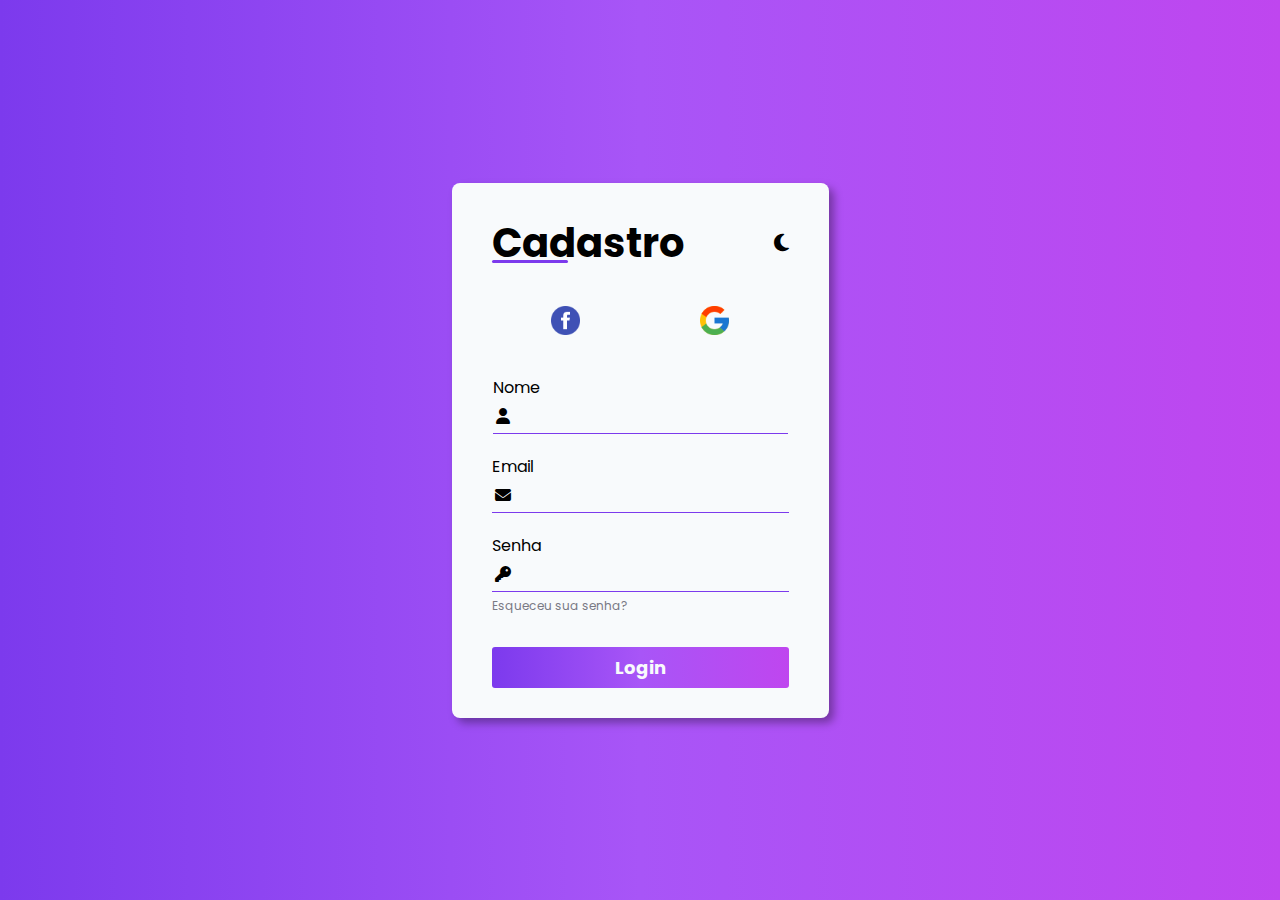
<file: Projeto loja/login-atualizado-main/login refeito/cadastro-main/login-cadastro-main/login/index.html>
<!DOCTYPE html>
<html lang="pt-br">
<head>
    <meta charset="UTF-8">
    <meta http-equiv="X - UA Compatible" content="IE=edge">
    <meta name="viewport" content="width=device-width, initial-scale=1.0">
    <link rel="stylesheet" href="https://cdnjs.cloudflare.com/ajax/libs/font-awesome/6.2.0/css/all.min.css">

    <link rel="stylesheet" href="assets/css/style.css">

    <title>Cadastro</title>
</head>
<body>
    <main id="container">
        <form id="login_form">
             <div id="form_header">
                <h1>Cadastro</h1>
                <i id="mode_icon" class="fa-solid fa-moon"></i>
             </div>

             <div id="social_media">
                <a href="#">
                    <img src="assets/img/facebook.png" alt="Facebook Logo">
                </a>

                <a href="#">
                    <img src="assets/img/google.png" alt="Google Logo">
                </a>

             </div>
             <div id="inputs">
                <div class="input-box">
                    <label for="Nome">
                        Nome
                        <div class="input-field">
                            <i class="fa-solid fa-user"></i>
                            <input type="text" id="Nome" name="Nome">

                        </div>
                    </label>

                </div>

                <div class="input-box">
                    <label for="Email">
                        Email
                        <div class="input-field">
                            <i class="fa-solid fa-envelope"></i>
                            <input type="email" id="Email" name="Email">
                            
                        </div>
                    </label>

                </div>

                <div class="input-box">
                    <label for="Senha">
                        Senha
                        <div class="input-field">
                            <i class="fa-solid fa-key"></i>
                            <input type="Senha" id="Senha" name="Senha">
                            
                        </div>
                    </label>
                    <div id="forgot_password">
                        <a href="#">
                            Esqueceu sua senha?
                        </a>
                    </div>

                </div>

             </div>

             <button type="submit" id="login_button">
                Login
             </button>
        </form>
    </main>
<script type="text/javaScript" src="assets/js/script.js"></script>

</body>
</html>
</file>
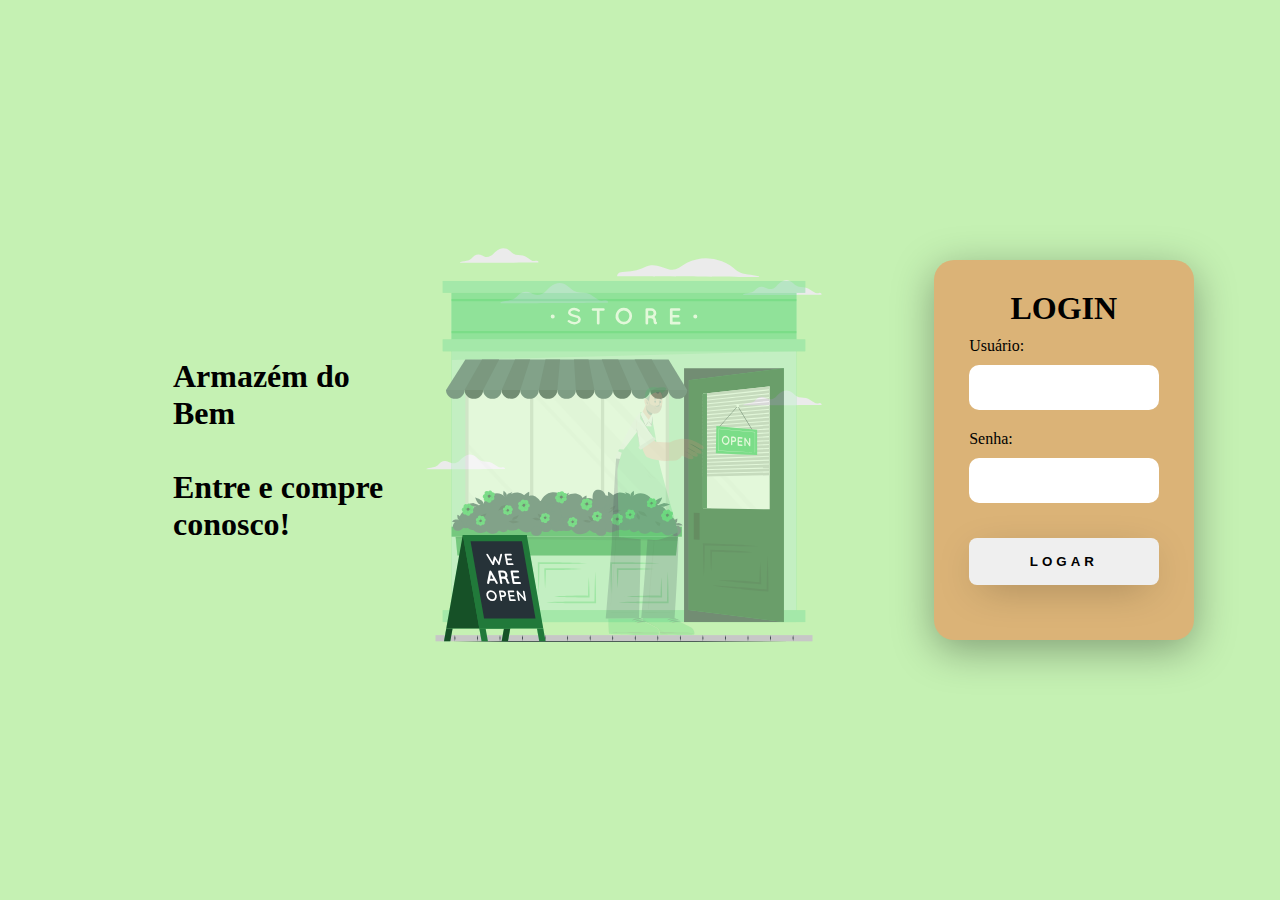
<file: Projeto loja/login-atualizado-main/login refeito/indexLogin.html>
<!DOCTYPE html>
<html lang="en">
<head>
    <meta charset="UTF-8">
    <meta name="viewport" content="width=device-width, initial-scale=1.0">
    <link rel="stylesheet" href="login.css">
    <title>Login</title>
</head>
<body>

    <form id="loginForm">

        <div class="main-login">
            <div class="left-login"></div>
            <h1>Armazém do Bem<br><br>Entre e compre conosco!</h1>
            <img src="lojav.svg"  class="left-login-image"  alt="loja animação">

            <div class="right-login">
                <div class="card-login">
                    <h1>LOGIN</h1>
                    <div class="textfield">
                        <label for="username">Usuário: </label>
                        <input type="text" id="username" required>
                    </div>
                    <div class="textfield">
                        <label for="password">Senha: </label>
                        <input type="password" id="password" required>

                    </div>
                    <button class="submit" type="submit">Logar</button>
                </div>
            </div>
        
    </form>
    <script src="script.js"></script>
</body>
</html>
</file>
<file: Projeto loja/login-atualizado-main/login refeito/cadastro-main/login-cadastro-main/login/assets/css/style.css>
@import url('https://fonts.googleapis.com/css2?family=Poppins:wght@100;200;300;400&display=swap');

:root {
    --color-light-50: #f8fafc;

    --color-dark-50: #797984;

    --color-dark-100: #312d37;

    --color-dark-900: #000;

    --color-purple-50: #7c3aed;
    --color-purple-100: #a855f7;
    --color-purple-200: #bf46ef;

    --color-gradient: linear-gradient(90deg, var(--color-purple-50), var(--color-purple-100), var(--color-purple-200));

}

*{
    font-family: 'Poppins', sans-serif;
    margin: 0;
    padding: 0;
    box-sizing: border-box;
}

#container {
    height: 100vh;
    width: 100%;
    background: var(--color-gradient);
    display: flex;
    align-items: center;
    justify-content: center;
}

#login_form {
    background-color: var(--color-light-50);
    display: flex;
    flex-direction: column;
    padding: 30px 40px;
    border-radius: 8px;
    gap: 30px;
    box-shadow: 5px 5px 8px rgba(0, 0, 0, 0.336);
    height: fit-content;


}

#form_header {
    display: flex;
    align-items: center;
    justify-content: space-between;
}

#form_header h1 {
    font-size: 40px;
    position: relative;
}

#form_header h1::before {
     position: absolute;
     content: '';
     width: 40%;
     background-color: var(--color-purple-50);
     height: 3px;
     bottom: 10px;
     border-radius: 5px;

}

#mode_icon {
    cursor: pointer;
    font-size: 20px;

}

#social_media {
    display: flex;
    justify-content: space-around;
}

#social_media img {
width: 35px;

}

#social_media img:hover {
    transform: scale(1.2);
}

#inputs {
    display: flex;
    flex-direction: column;
    align-items: center;
    justify-content: center;
    gap: 20px;
}

.input-field {
    display: flex;
    align-items: center;
    gap: 15px;
    padding: 3px;
    cursor: text;
    border-bottom: 1px solid var(--color-purple-50);
}

.input-field input {
    border: none;
    background-color: transparent;
    width: 260px;
    font-size: 18px;
    padding: 0px 5px;

}

.input-field input:focus {
    outline: none;
}

#forgot_password a {
    text-decoration: none;
    font-size: 12px;
    color: var(--color-dark-50);
}

#forgot_password a:hover {
    color: var(--color-purple-50);
}

#login_button {
    border: none;
    background: var(--color-gradient);
    color: var(--color-light-50);
    padding: 7px;
    font-size: 18px;
    border-radius: 3px;
    font-weight: bold;
    cursor: pointer;
}

#login_button:hover {
    transform: scale(1.05);
}

.dark#login_form {

    color: var(--color-light-50);
    background-color: var(--color-dark-100);

}

.dark#login_form .input-field input,
.dark#login_form .input-field i {
    color: var(--color-light-50);
    
}
</file>
<file: Projeto loja/login-atualizado-main/login refeito/login.css>
body {
    margin: 0;
}

body * {
    box-sizing: border-box;
}

.main-login {
    width: 100vw;
    height: 100vh;
    background-color:rgb(197, 241, 179);
    display: flex;
    justify-content: center;
    align-items: center;
}

.left-login {
    width: 20vw;
    height: 100vh;
    display: flex;
    justify-content: center;
    align-items: center;
    flex-direction: column;

}

.left-login > h1 {
    font-size: 3vw;
    color: black;
}

.left-login-image{
    width: 35vw;
}

.right-login {
    width: 50vw;
    height: 100vh;
    display: flex;
    justify-content: center;
    align-items: center;
}

.card-login {
    width: 60%;
    display: flex;
    justify-content: center;
    align-items: center;
    flex-direction: column;
    padding: 30px 35px;
    background-color: rgb(219, 179, 119);
    border-radius: 20px;
    box-shadow: 0px 10px 40px #00000056;
}

.card-login > h1 {
    color: black;
    font-weight: 800;
    margin: 0;
}

.textfield{
    width: 100%;
    display: flex;
    flex-direction: column;
    align-items: flex-start;
    justify-content: center;
    margin: 10px 0px;
}

.textfield > input{
    width: 100%;
    border: none;
    border-radius: 10px;
    padding: 15px;
    outline: none;
    box-sizing: border-box;
}

.textfield > label{
    margin-bottom: 10px;
}

.submit{
    width: 100%;
    padding: 16px 0px;
    margin: 25px;
    border: none;
    border-radius: 8px;
    outline: none;
    text-transform: uppercase;
    font-weight: 800;
    letter-spacing: 4px;
    cursor: pointer;
    box-shadow: 0px 10px 40px -12px #00000056;

}

@media only screen and (max-width: 950px){
    .card-login{
        width: 85%;
    }
}

@media only screen and (max-width: 600px){
    .main-login{
        flex-direction: column;
    }

    .left-login > h1 {
        display: none;
    }

    .left-login{
        width: 100%;
        height: auto;
    }

    .right-login{
        width: 100%;
        height: auto;
    }

    .left-login-image{
        width: 50vw;
    }

    .card-login{
        width: 90%;
    }
}
</file>
